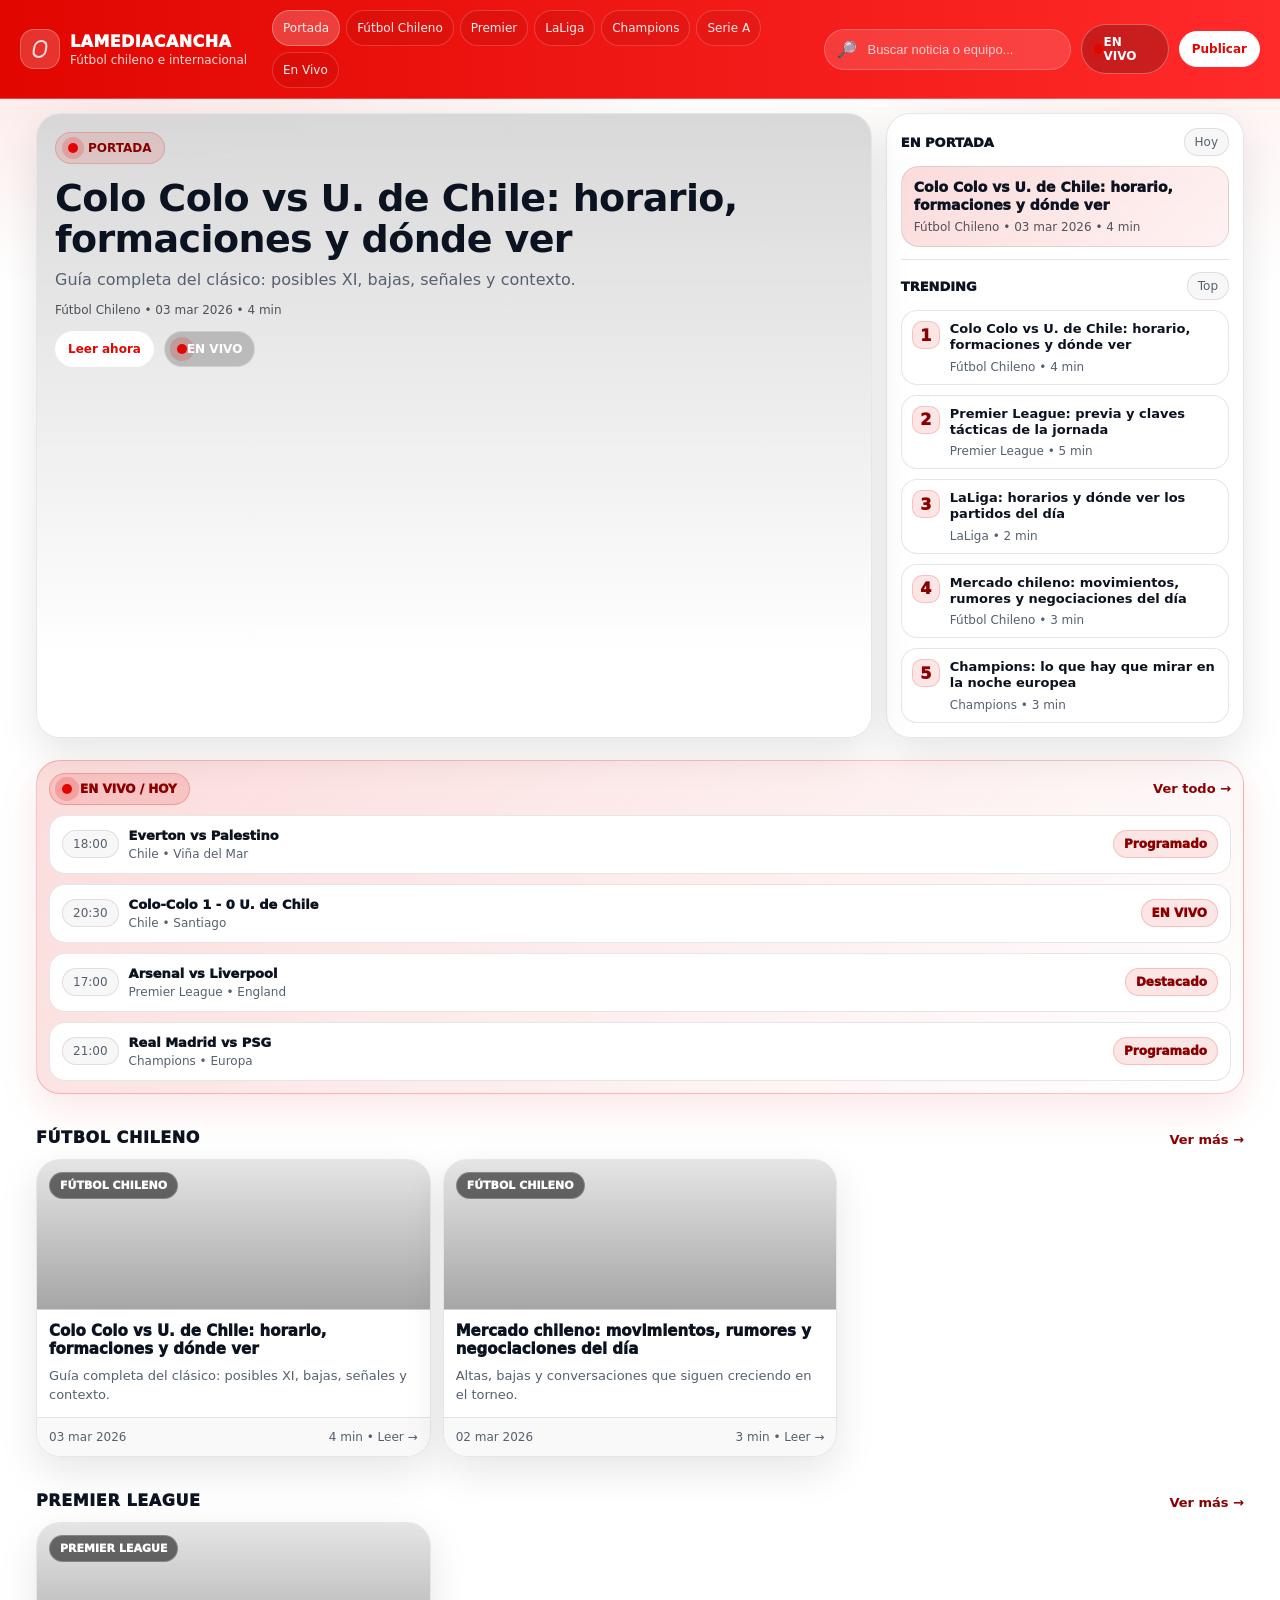
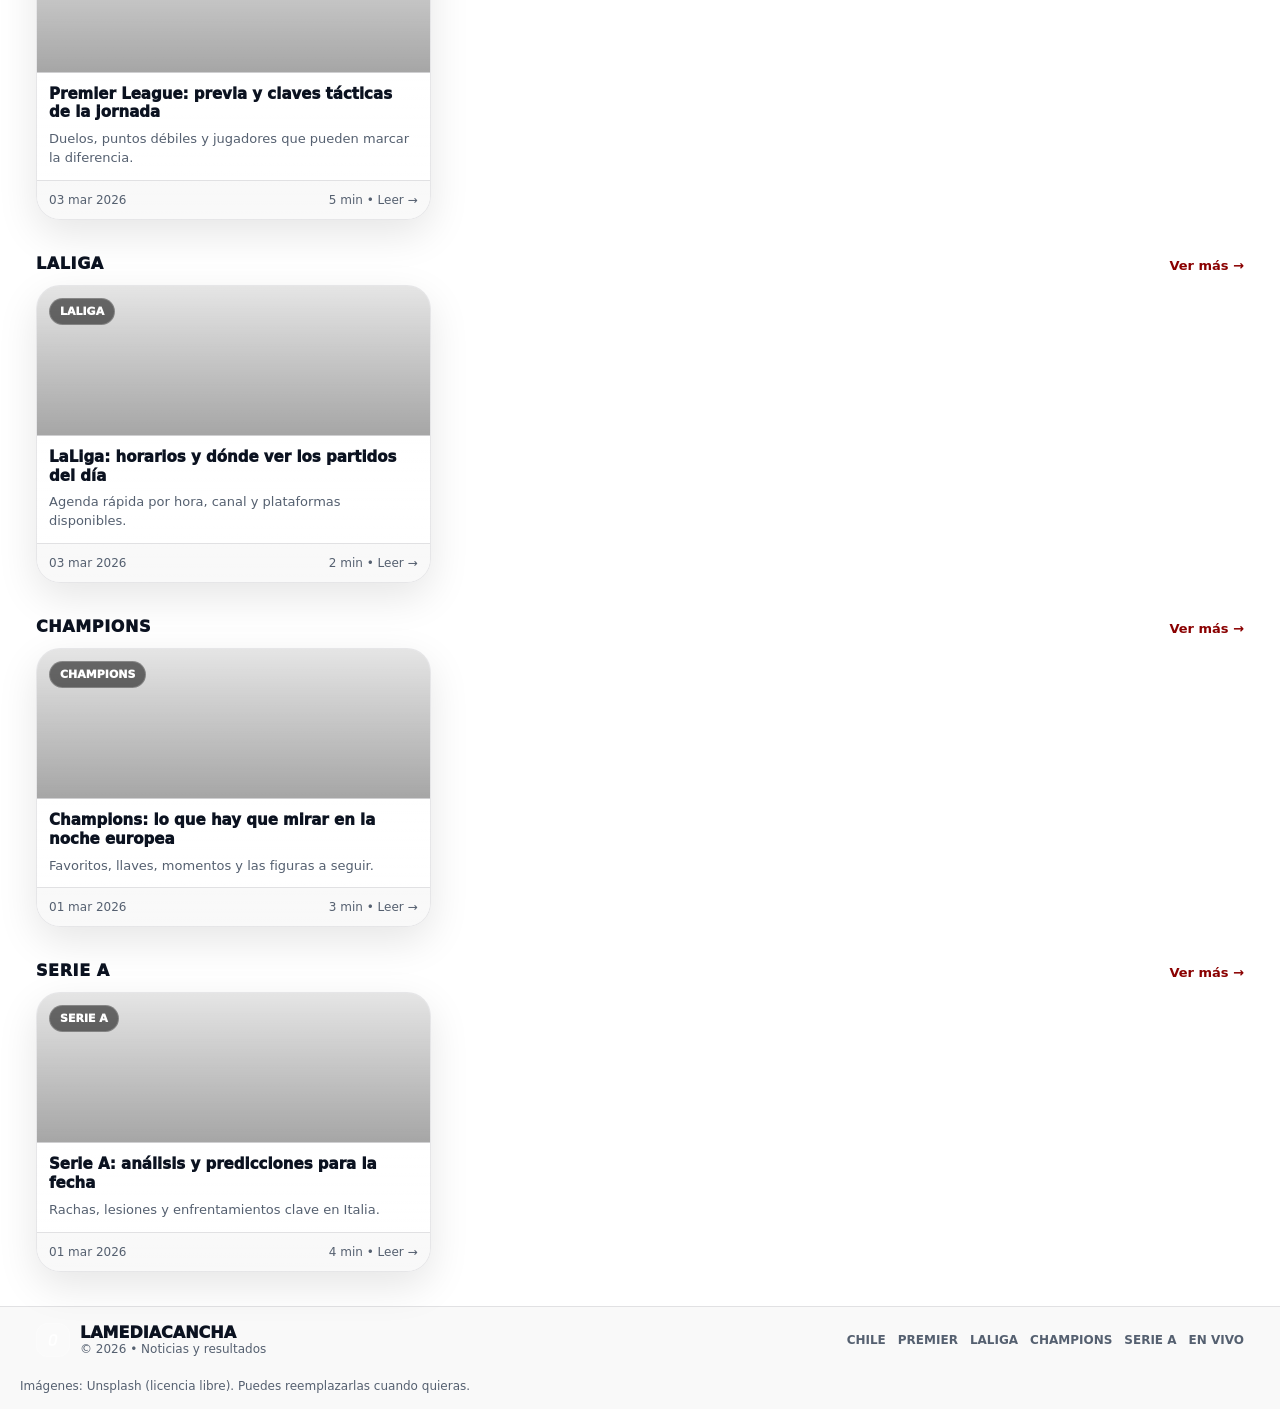
<file: index.html>
<!doctype html>
<html lang="es">
<head>
  <meta charset="utf-8"/>
  <meta name="viewport" content="width=device-width,initial-scale=1"/>
  <title>LaMediaCancha | Fútbol Chileno e Internacional</title>
  <meta name="description" content="Noticias y resultados de fútbol chileno y ligas internacionales."/>
  <meta name="theme-color" content="#e10600"/>
  <link rel="stylesheet" href="assets/styles.css"/>
</head>
<body>
  <script src="https://identity.netlify.com/v1/netlify-identity-widget.js"></script>
  <script>
  if (window.netlifyIdentity) {
    window.netlifyIdentity.on("init", user => {
      if (!user) {
        window.netlifyIdentity.on("login", () => {
          document.location.href = "/admin/";
        });
      }
    });
  }
</script>
  <div id="siteHeader"></div>
  

  <main class="container">
    <section class="hero">
      <div class="hero__grid">
        <article id="heroMain" class="card hero__main" style="--hero-img:url('')">
          <div class="hero__kicker"><span class="pulse" aria-hidden="true"></span> PORTADA</div>
          <h1 id="heroTitle" class="hero__title">—</h1>
          <p id="heroDesc" class="hero__desc">—</p>
          <div id="heroMeta" class="topstory__meta" style="margin-top:10px">—</div>
          <div class="hero__cta">
            <a id="heroBtn" class="btn btn--white" href="#">Leer ahora</a>
            <a class="btn btn--live" href="en-vivo.html"><span class="blink" aria-hidden="true"></span> EN VIVO</a>
          </div>
        </article>

        <aside class="card side">
          <div class="side__head">
            <h2 class="side__title">En portada</h2>
            <span class="pill">Hoy</span>
          </div>
          <div id="topStory" class="topstory"></div>
          <div class="divider"></div>
          <div class="side__head">
            <h2 class="side__title">Trending</h2>
            <span class="pill">Top</span>
          </div>
          <div id="trendingList" class="trending"></div>
        </aside>
      </div>
    </section>

    <section class="section">
      <div class="live">
        <div class="live__head">
          <div class="live__badge"><span class="blink" aria-hidden="true"></span> EN VIVO / HOY</div>
          <a class="link" href="en-vivo.html">Ver todo →</a>
        </div>
        <div id="homeMatchList" class="matches__list"></div>
      </div>
    </section>

    <section class="section">
      <div class="section__head">
        <h2 class="section__title">Fútbol Chileno</h2>
        <a class="link" href="futbol-chileno.html">Ver más →</a>
      </div>
      <div id="gridChile" class="grid grid--3"></div>
    </section>

    <section class="section">
      <div class="section__head">
        <h2 class="section__title">Premier League</h2>
        <a class="link" href="premier-league.html">Ver más →</a>
      </div>
      <div id="gridPremier" class="grid grid--3"></div>
    </section>

    <section class="section">
      <div class="section__head">
        <h2 class="section__title">LaLiga</h2>
        <a class="link" href="la-liga.html">Ver más →</a>
      </div>
      <div id="gridLaLiga" class="grid grid--3"></div>
    </section>

    <section class="section">
      <div class="section__head">
        <h2 class="section__title">Champions</h2>
        <a class="link" href="champions.html">Ver más →</a>
      </div>
      <div id="gridUCL" class="grid grid--3"></div>
    </section>

    <section class="section">
      <div class="section__head">
        <h2 class="section__title">Serie A</h2>
        <a class="link" href="serie-a.html">Ver más →</a>
      </div>
      <div id="gridSerieA" class="grid grid--3"></div>
    </section>
  </main>

  <div id="siteFooter"></div>

  <script src="assets/layout.js"></script>
  <script src="assets/home.js"></script>
</body>
</html>
</file>
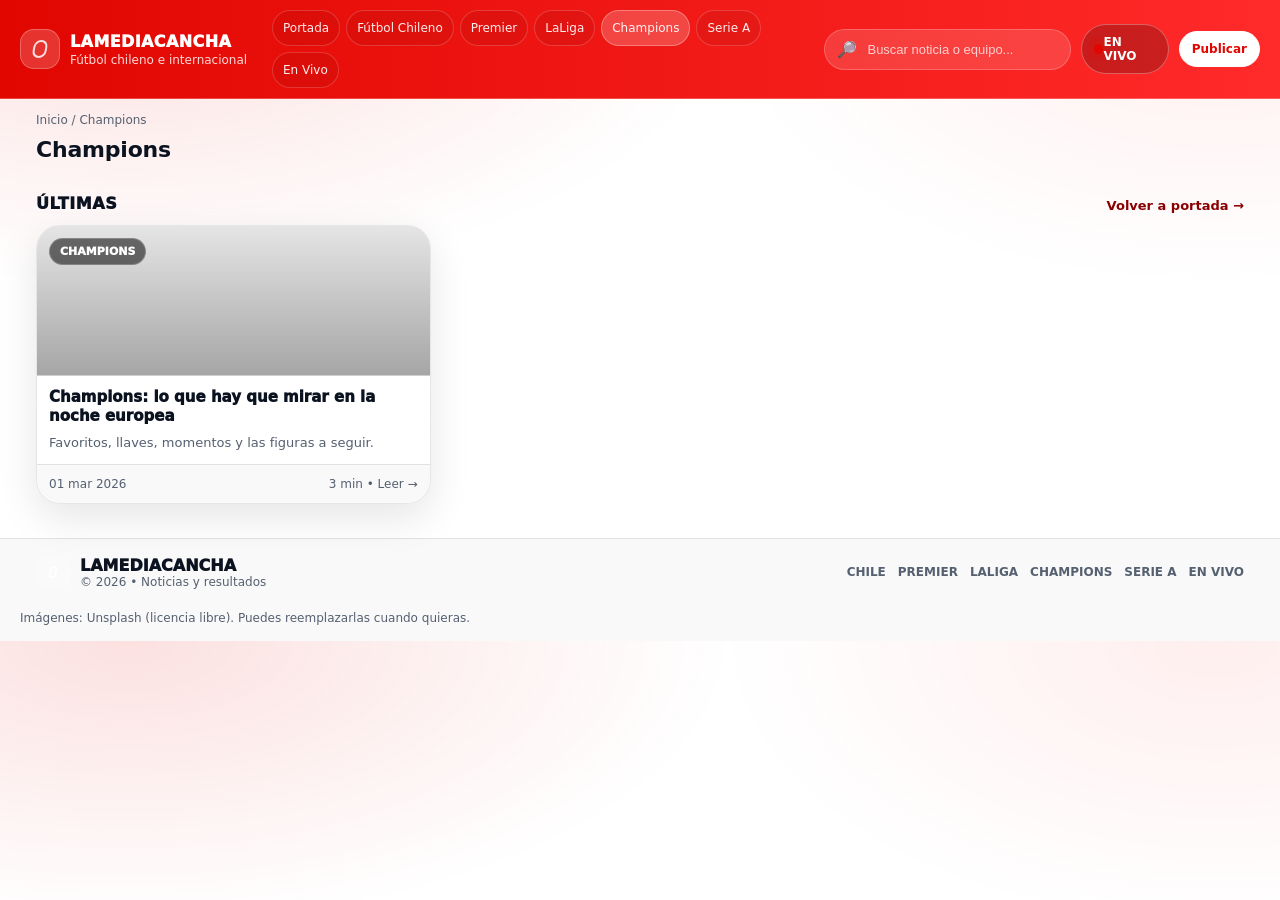
<file: champions.html>
<!doctype html>
<html lang="es">
<head>
  <meta charset="utf-8"/>
  <meta name="viewport" content="width=device-width,initial-scale=1"/>
  <title>LaMediaCancha | Champions</title>
  <meta name="description" content="Noticias y resultados: Champions."/>
  <meta name="theme-color" content="#e10600"/>
  <link rel="stylesheet" href="assets/styles.css"/>
</head>
<body data-league="Champions" data-page="champions.html">
  <div id="siteHeader"></div>

  <main class="container">
    <div class="pagehead">
      <div class="breadcrumb">Inicio / Champions</div>
      <h1 id="pageTitle" class="pagehead__title">Champions</h1>
    </div>

    <section class="section">
      <div class="section__head">
        <h2 class="section__title">Últimas</h2>
        <a class="link" href="index.html">Volver a portada →</a>
      </div>
      <div id="leagueGrid" class="grid grid--3"></div>
    </section>
  </main>

  <div id="siteFooter"></div>

  <script src="assets/layout.js"></script>
  <script src="assets/league.js"></script>
</body>
</html>
</file>
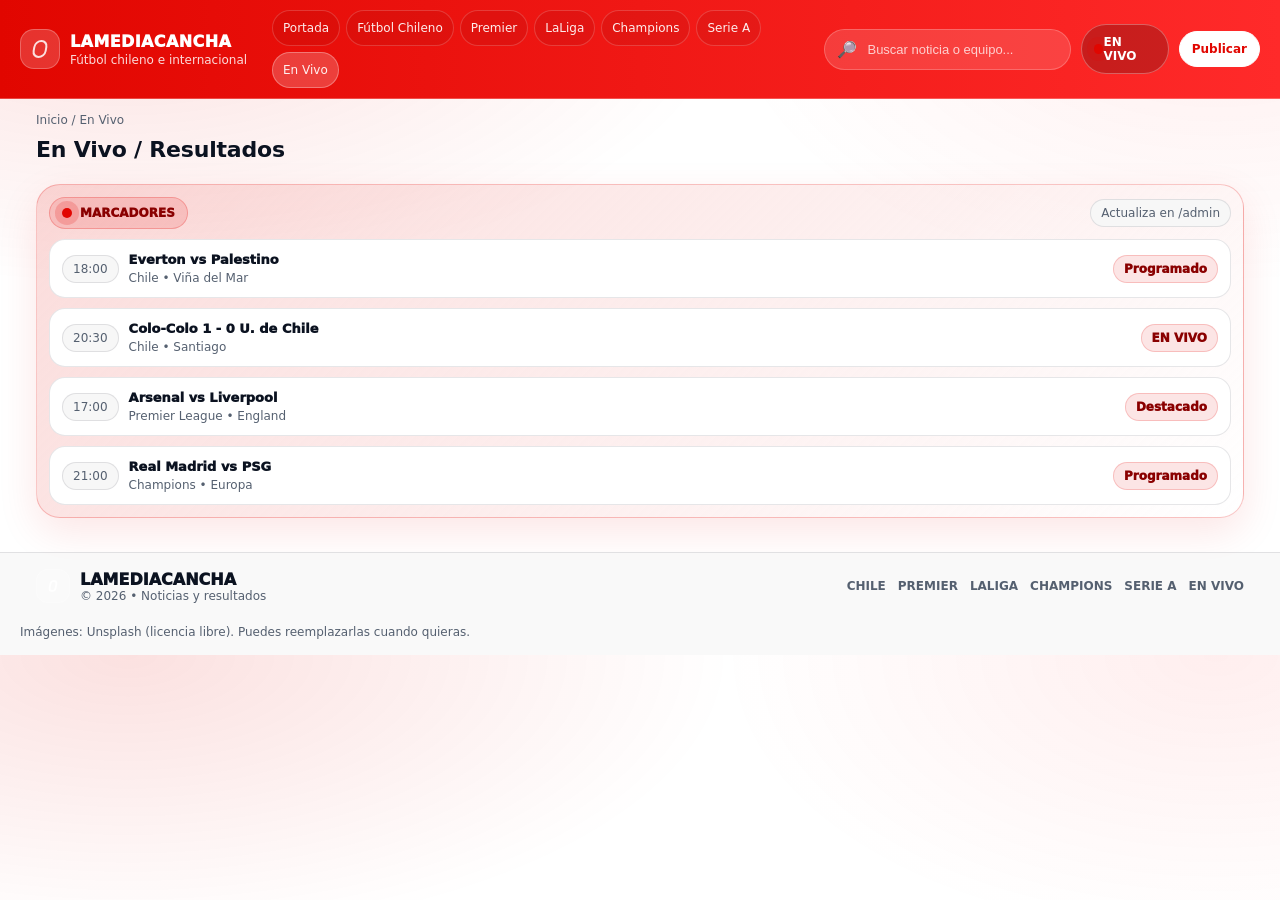
<file: en-vivo.html>
<!doctype html>
<html lang="es">
<head>
  <meta charset="utf-8"/>
  <meta name="viewport" content="width=device-width,initial-scale=1"/>
  <title>LaMediaCancha | En Vivo</title>
  <meta name="description" content="Partidos en vivo, resultados y fixture."/>
  <meta name="theme-color" content="#e10600"/>
  <link rel="stylesheet" href="assets/styles.css"/>
</head>
<body>
  <div id="siteHeader"></div>

  <main class="container">
    <div class="pagehead">
      <div class="breadcrumb">Inicio / En Vivo</div>
      <h1 class="pagehead__title">En Vivo / Resultados</h1>
    </div>

    <section class="section">
      <div class="live">
        <div class="live__head">
          <div class="live__badge"><span class="blink" aria-hidden="true"></span> MARCADORES</div>
          <span class="pill">Actualiza en /admin</span>
        </div>
        <div id="liveList" class="matches__list"></div>
      </div>
    </section>
  </main>

  <div id="siteFooter"></div>

  <script src="assets/layout.js"></script>
  <script src="assets/live.js"></script>
</body>
</html>
</file>
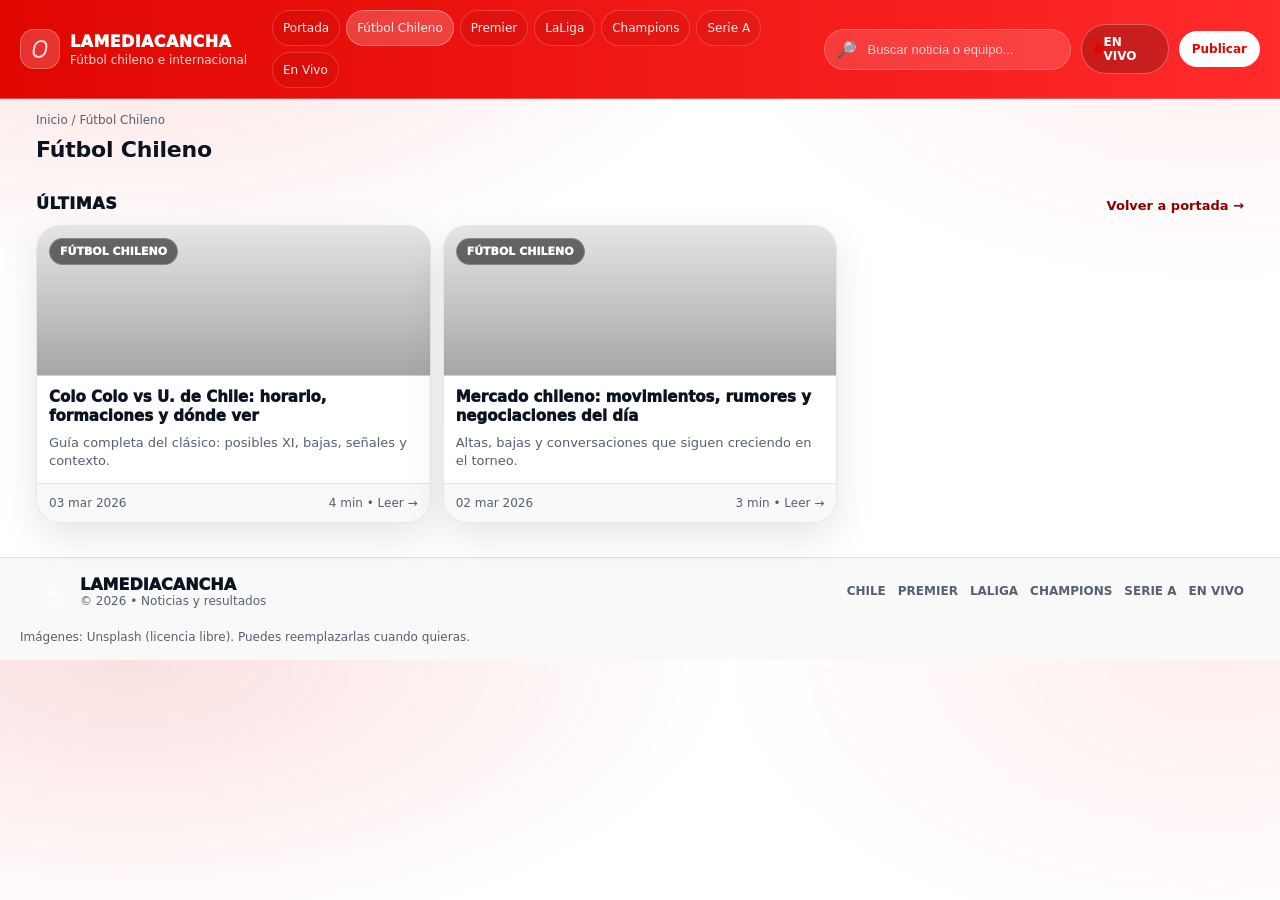
<file: futbol-chileno.html>
<!doctype html>
<html lang="es">
<head>
  <meta charset="utf-8"/>
  <meta name="viewport" content="width=device-width,initial-scale=1"/>
  <title>LaMediaCancha | Fútbol Chileno</title>
  <meta name="description" content="Noticias y resultados: Fútbol Chileno."/>
  <meta name="theme-color" content="#e10600"/>
  <link rel="stylesheet" href="assets/styles.css"/>
</head>
<body data-league="Fútbol Chileno" data-page="futbol-chileno.html">
  <div id="siteHeader"></div>

  <main class="container">
    <div class="pagehead">
      <div class="breadcrumb">Inicio / Fútbol Chileno</div>
      <h1 id="pageTitle" class="pagehead__title">Fútbol Chileno</h1>
    </div>

    <section class="section">
      <div class="section__head">
        <h2 class="section__title">Últimas</h2>
        <a class="link" href="index.html">Volver a portada →</a>
      </div>
      <div id="leagueGrid" class="grid grid--3"></div>
    </section>
  </main>

  <div id="siteFooter"></div>

  <script src="assets/layout.js"></script>
  <script src="assets/league.js"></script>
</body>
</html>
</file>
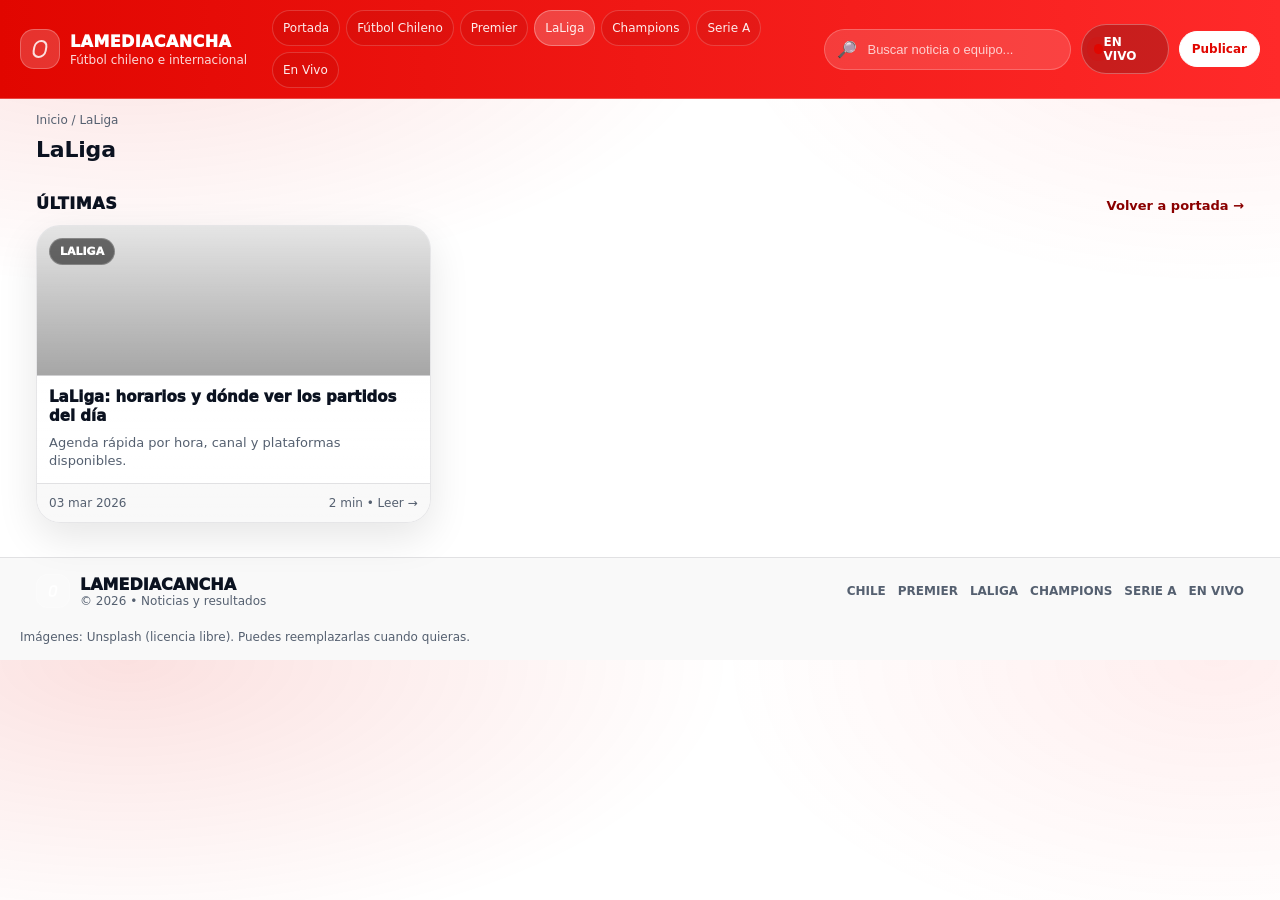
<file: la-liga.html>
<!doctype html>
<html lang="es">
<head>
  <meta charset="utf-8"/>
  <meta name="viewport" content="width=device-width,initial-scale=1"/>
  <title>LaMediaCancha | LaLiga</title>
  <meta name="description" content="Noticias y resultados: LaLiga."/>
  <meta name="theme-color" content="#e10600"/>
  <link rel="stylesheet" href="assets/styles.css"/>
</head>
<body data-league="LaLiga" data-page="la-liga.html">
  <div id="siteHeader"></div>

  <main class="container">
    <div class="pagehead">
      <div class="breadcrumb">Inicio / LaLiga</div>
      <h1 id="pageTitle" class="pagehead__title">LaLiga</h1>
    </div>

    <section class="section">
      <div class="section__head">
        <h2 class="section__title">Últimas</h2>
        <a class="link" href="index.html">Volver a portada →</a>
      </div>
      <div id="leagueGrid" class="grid grid--3"></div>
    </section>
  </main>

  <div id="siteFooter"></div>

  <script src="assets/layout.js"></script>
  <script src="assets/league.js"></script>
</body>
</html>
</file>
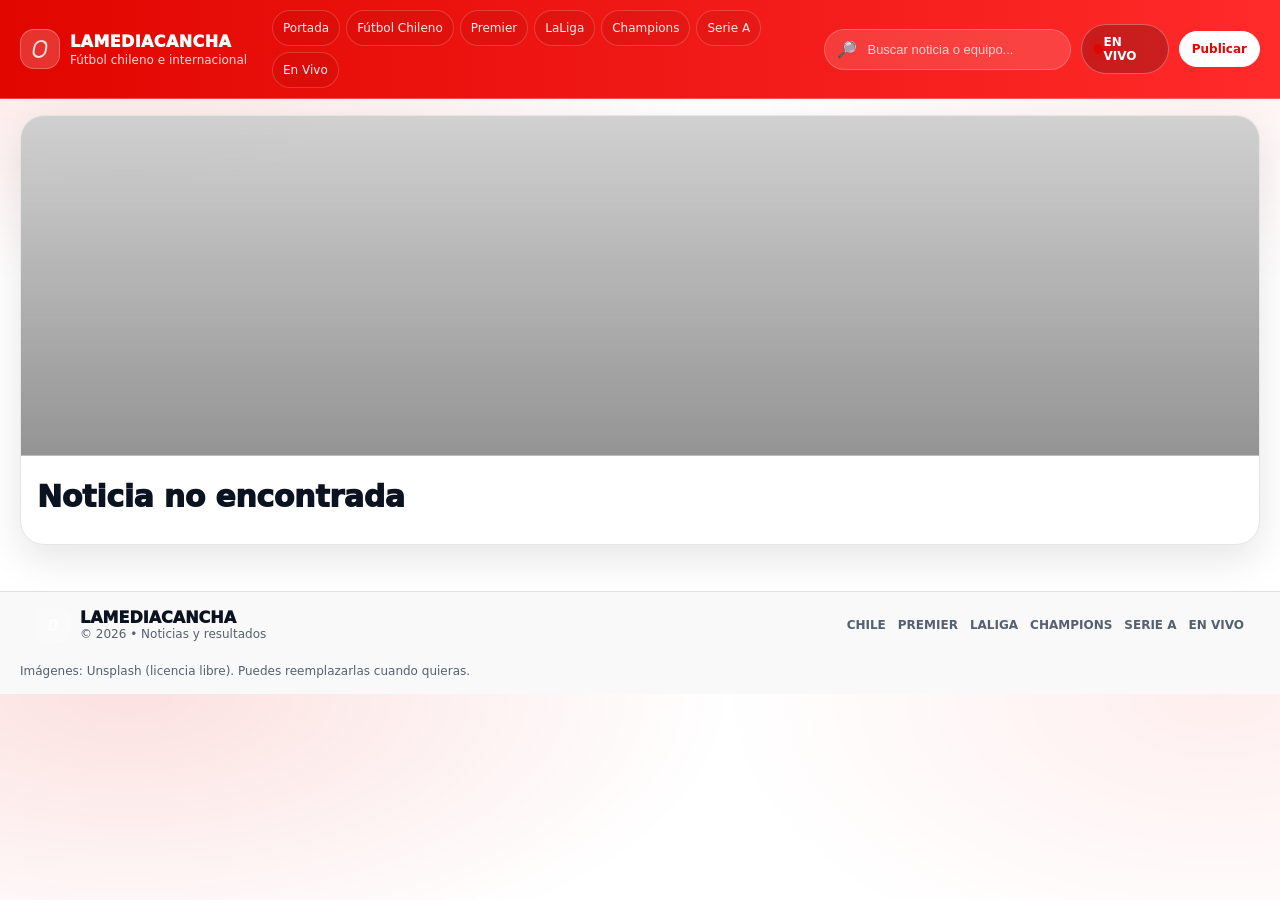
<file: noticia.html>
<!doctype html>
<html lang="es">
<head>
  <meta charset="utf-8"/>
  <meta name="viewport" content="width=device-width,initial-scale=1"/>
  <title>LaMediaCancha | Noticia</title>
  <meta name="theme-color" content="#e10600"/>
  <link rel="stylesheet" href="assets/styles.css"/>
</head>
<body>
  <div id="siteHeader"></div>

  <main class="container" style="padding:16px 0 24px">
    <article class="card">
      <div id="articleCover" class="article__cover"></div>
      <div class="article__body">
        <div id="articleMeta" class="article__meta"></div>
        <h1 id="articleTitle" class="article__title"></h1>
        <p id="articleExcerpt" class="article__excerpt"></p>
        <div id="articleContent" class="article__content"></div>
      </div>
    </article>
  </main>

  <div id="siteFooter"></div>

  <script src="assets/layout.js"></script>
  <script src="assets/article.js"></script>
</body>
</html>
</file>
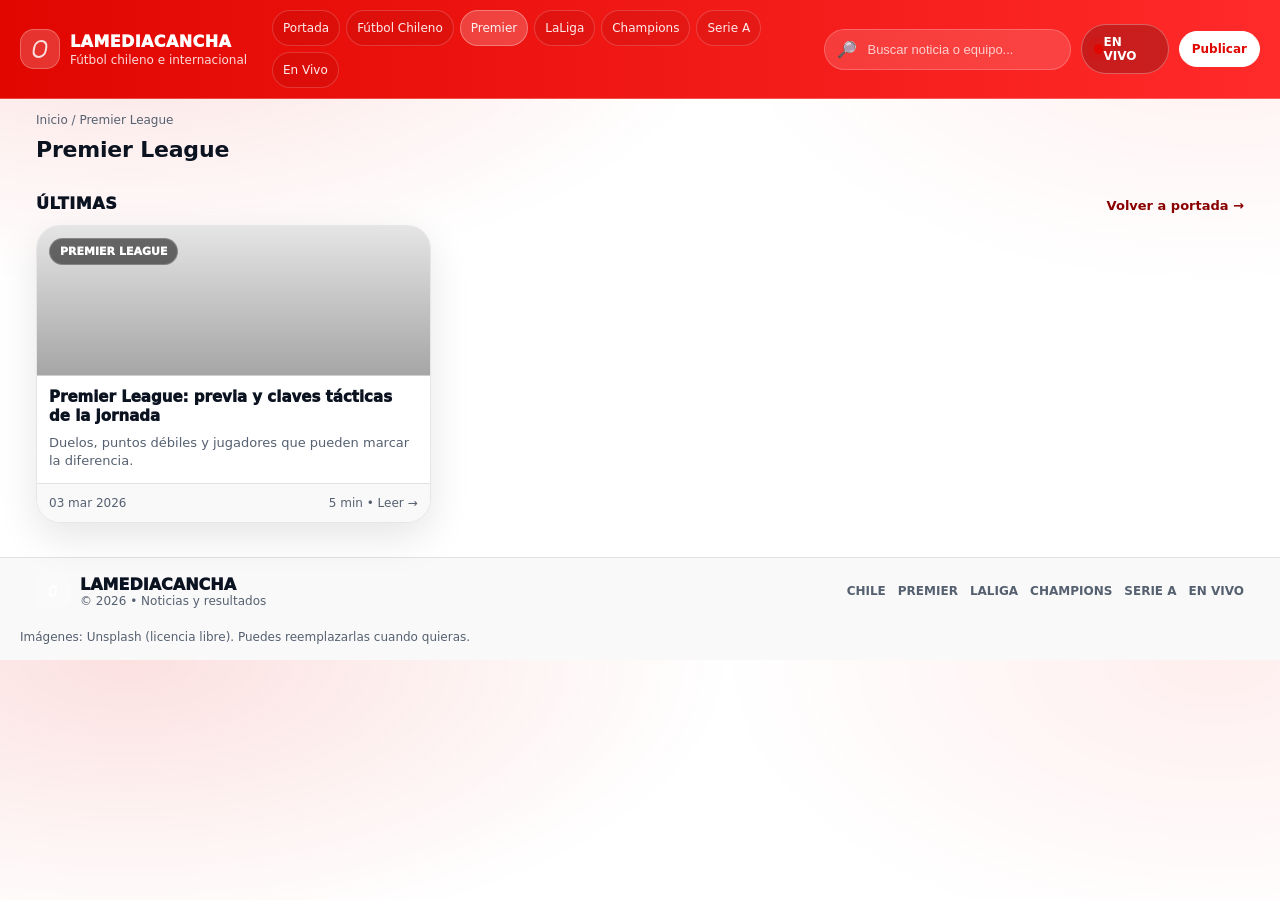
<file: premier-league.html>
<!doctype html>
<html lang="es">
<head>
  <meta charset="utf-8"/>
  <meta name="viewport" content="width=device-width,initial-scale=1"/>
  <title>LaMediaCancha | Premier League</title>
  <meta name="description" content="Noticias y resultados: Premier League."/>
  <meta name="theme-color" content="#e10600"/>
  <link rel="stylesheet" href="assets/styles.css"/>
</head>
<body data-league="Premier League" data-page="premier-league.html">
  <div id="siteHeader"></div>

  <main class="container">
    <div class="pagehead">
      <div class="breadcrumb">Inicio / Premier League</div>
      <h1 id="pageTitle" class="pagehead__title">Premier League</h1>
    </div>

    <section class="section">
      <div class="section__head">
        <h2 class="section__title">Últimas</h2>
        <a class="link" href="index.html">Volver a portada →</a>
      </div>
      <div id="leagueGrid" class="grid grid--3"></div>
    </section>
  </main>

  <div id="siteFooter"></div>

  <script src="assets/layout.js"></script>
  <script src="assets/league.js"></script>
</body>
</html>
</file>
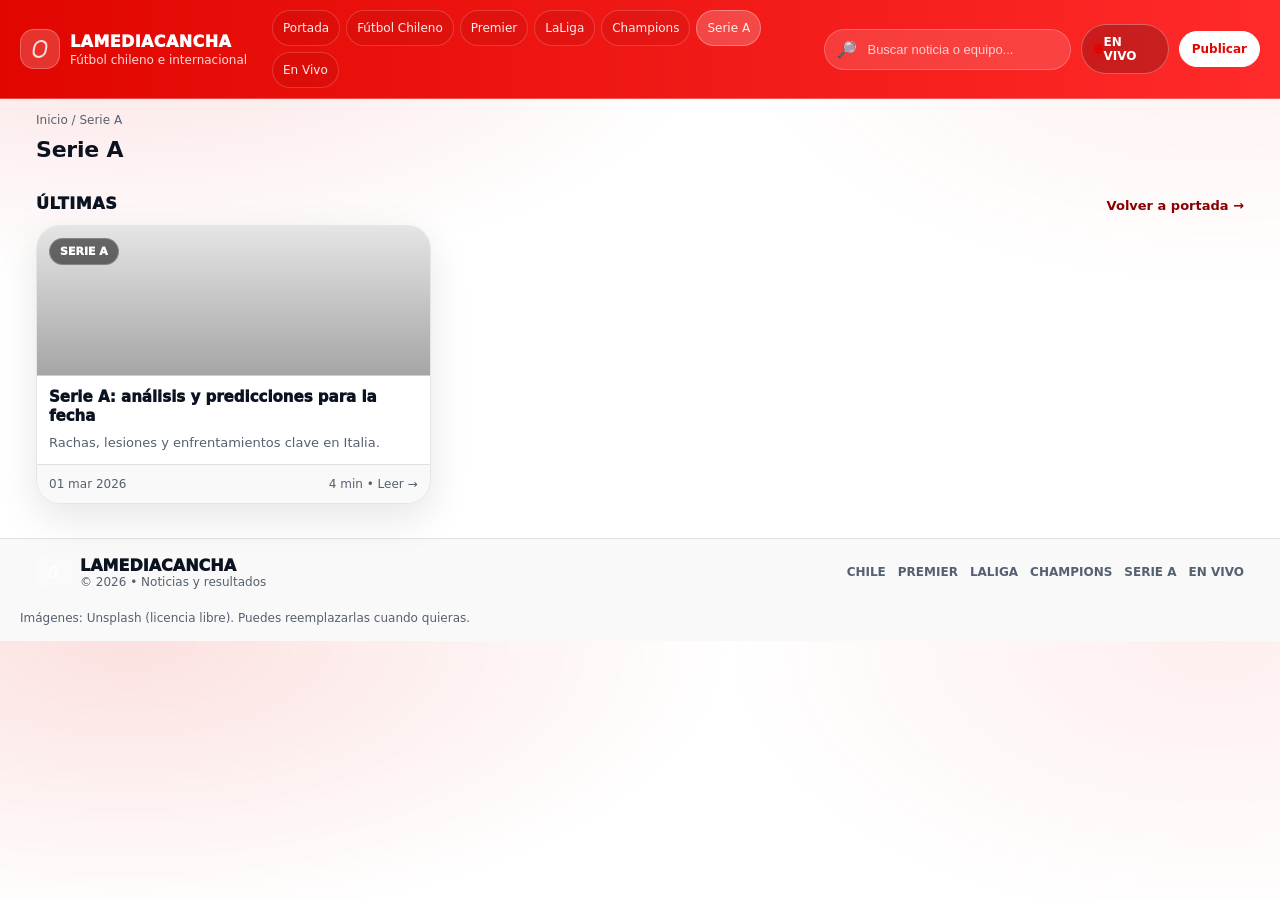
<file: serie-a.html>
<!doctype html>
<html lang="es">
<head>
  <meta charset="utf-8"/>
  <meta name="viewport" content="width=device-width,initial-scale=1"/>
  <title>LaMediaCancha | Serie A</title>
  <meta name="description" content="Noticias y resultados: Serie A."/>
  <meta name="theme-color" content="#e10600"/>
  <link rel="stylesheet" href="assets/styles.css"/>
</head>
<body data-league="Serie A" data-page="serie-a.html">
  <div id="siteHeader"></div>

  <main class="container">
    <div class="pagehead">
      <div class="breadcrumb">Inicio / Serie A</div>
      <h1 id="pageTitle" class="pagehead__title">Serie A</h1>
    </div>

    <section class="section">
      <div class="section__head">
        <h2 class="section__title">Últimas</h2>
        <a class="link" href="index.html">Volver a portada →</a>
      </div>
      <div id="leagueGrid" class="grid grid--3"></div>
    </section>
  </main>

  <div id="siteFooter"></div>

  <script src="assets/layout.js"></script>
  <script src="assets/league.js"></script>
</body>
</html>
</file>
<file: assets/styles.css>
:root{
  --red:#e10600; --red2:#ff2a2a;
  --ink:#0b1220; --muted:#556070;
  --bg:#fff; --line:rgba(11,18,32,.10);
  --panel:#fff; --panel2:#f7f7f7;
  --shadow:0 14px 40px rgba(0,0,0,.10);
  --r:18px; --r2:24px; --max:1240px;
  --font: ui-sans-serif,system-ui,-apple-system,Segoe UI,Roboto,Inter,Arial,"Noto Sans",sans-serif;
}
*{box-sizing:border-box}
body{
  margin:0; font-family:var(--font); color:var(--ink);
  background:
    radial-gradient(1100px 520px at 10% 0%, rgba(225,6,0,.12), transparent 55%),
    radial-gradient(900px 520px at 95% 0%, rgba(255,42,42,.08), transparent 55%),
    var(--bg);
}
a{color:inherit;text-decoration:none}
.container{max-width:var(--max);margin:0 auto;padding:0 16px}

.topbar{position:sticky;top:0;z-index:50;background:linear-gradient(90deg,var(--red),var(--red2));border-bottom:1px solid rgba(255,255,255,.25)}
.topbar__inner{display:flex;align-items:center;justify-content:space-between;gap:12px;padding:10px 0}

.brand{display:flex;align-items:center;gap:10px;min-width:240px}
.brand__mark{width:40px;height:40px;border-radius:14px;background:rgba(255,255,255,.18);border:1px solid rgba(255,255,255,.25);position:relative}
.brand__mark:after{content:"";position:absolute;inset:10px 12px;border-radius:10px;border:2px solid rgba(255,255,255,.85);transform:skewX(-10deg)}
.brand__name{font-weight:950;letter-spacing:.4px;color:#fff;text-transform:uppercase}
.brand__tag{font-size:12px;color:rgba(255,255,255,.85);margin-top:2px}

.nav{display:flex;align-items:center;gap:6px;flex-wrap:wrap}
.nav__link{padding:10px 10px;border-radius:999px;font-size:12px;color:rgba(255,255,255,.92);border:1px solid rgba(255,255,255,.18);background:rgba(0,0,0,.05);transition:.15s ease}
.nav__link:hover{background:rgba(255,255,255,.16)}
.nav__link.is-active{background:rgba(255,255,255,.20);border-color:rgba(255,255,255,.30)}

.topbar__actions{display:flex;align-items:center;gap:10px}
.search{display:flex;align-items:center;gap:8px;padding:10px 12px;border-radius:999px;border:1px solid rgba(255,255,255,.22);background:rgba(255,255,255,.14);width:260px}
.search__input{width:100%;border:0;outline:none;background:transparent;font-size:13px;color:#fff}
.search__input::placeholder{color:rgba(255,255,255,.75)}
.btn{display:inline-flex;align-items:center;justify-content:center;border-radius:999px;padding:10px 12px;font-size:12px;border:1px solid rgba(255,255,255,.22);background:rgba(255,255,255,.14);color:#fff;cursor:pointer;transition:.15s ease}
.btn:hover{transform:translateY(-1px);box-shadow:0 10px 22px rgba(0,0,0,.12)}
.btn--white{background:#fff;color:var(--red);border-color:#fff;font-weight:900}
.btn--live{background:rgba(0,0,0,.20);border-color:rgba(255,255,255,.30);font-weight:900}
.hamburger{display:none}

.mobile{display:none;padding:10px 0 14px;border-top:1px solid rgba(255,255,255,.22)}
.mobile a{display:block;padding:12px 12px;border-radius:14px;color:rgba(255,255,255,.95)}
.mobile a:hover{background:rgba(255,255,255,.14)}
.mobile.is-show{display:block}

.card{background:linear-gradient(180deg, rgba(255,255,255,.94), rgba(255,255,255,.82));border:1px solid var(--line);border-radius:var(--r2);box-shadow:var(--shadow);overflow:hidden}
.hero{padding:14px 0 10px}
.hero__grid{display:grid;grid-template-columns:1.4fr .6fr;gap:14px}
.hero__main{padding:18px;min-height:360px;position:relative}
.hero__main:before{content:"";position:absolute;inset:0;background:linear-gradient(180deg, rgba(0,0,0,.15), rgba(255,255,255,.90)), var(--hero-img);background-size:cover;background-position:center;transform:scale(1.02);filter:saturate(1.05) contrast(1.05)}
.hero__main>*{position:relative;z-index:1}
.hero__kicker{display:inline-flex;align-items:center;gap:10px;border-radius:999px;padding:8px 12px;background:rgba(225,6,0,.10);border:1px solid rgba(225,6,0,.18);font-size:12px;color:#8a0000;width:max-content;font-weight:800}
.pulse{width:10px;height:10px;border-radius:999px;background:var(--red);box-shadow:0 0 0 6px rgba(225,6,0,.18)}
.hero__title{margin:14px 0 8px;font-size:38px;line-height:1.08;letter-spacing:-.6px}
.hero__desc{margin:0;color:var(--muted);max-width:70ch;line-height:1.55}
.hero__cta{margin-top:14px;display:flex;gap:10px;flex-wrap:wrap}

.side{padding:14px}
.side__head{display:flex;align-items:center;justify-content:space-between}
.side__title{margin:0;font-size:13px;font-weight:950;text-transform:uppercase}
.pill{font-size:12px;padding:6px 10px;border-radius:999px;border:1px solid var(--line);background:var(--panel2);color:var(--muted)}
.divider{height:1px;background:var(--line);margin:12px 0}
.topstory{margin-top:10px;border-radius:18px;border:1px solid var(--line);padding:12px;background:linear-gradient(135deg, rgba(225,6,0,.14), rgba(255,42,42,.06))}
.topstory__title{margin:0;font-size:14px;font-weight:950;line-height:1.25}
.topstory__meta{margin-top:6px;font-size:12px;color:rgba(11,18,32,.70)}
.trending{display:grid;gap:10px;margin-top:10px}
.trend{display:flex;gap:10px;align-items:flex-start;padding:10px;border-radius:16px;border:1px solid var(--line);background:var(--panel);transition:.15s ease}
.trend:hover{transform:translateY(-1px);background:rgba(225,6,0,.03)}
.trend__n{width:28px;height:28px;border-radius:10px;display:flex;align-items:center;justify-content:center;background:rgba(225,6,0,.10);border:1px solid rgba(225,6,0,.16);color:#8a0000;font-weight:950;flex:0 0 auto}
.trend__title{margin:0;font-size:13px;line-height:1.25;font-weight:900}
.trend__meta{margin-top:6px;font-size:12px;color:var(--muted)}

.section{padding:12px 0}
.section__head{display:flex;align-items:flex-end;justify-content:space-between;gap:12px;margin:10px 0 12px}
.section__title{margin:0;font-size:16px;font-weight:950;text-transform:uppercase;letter-spacing:.6px}
.link{font-size:13px;color:#8a0000;font-weight:900}
.link:hover{text-decoration:underline}
.grid{display:grid;gap:12px}
.grid--3{grid-template-columns:repeat(3,1fr)}

.news{display:flex;flex-direction:column;min-height:270px;cursor:pointer}
.news__cover{height:150px;border-bottom:1px solid var(--line);background-size:cover;background-position:center}
.news__label{display:inline-flex;margin:12px;font-size:11px;font-weight:950;text-transform:uppercase;color:#fff;padding:6px 10px;border-radius:999px;background:rgba(0,0,0,.55);border:1px solid rgba(255,255,255,.22)}
.news__body{padding:12px}
.news__title{margin:0 0 8px;font-size:15px;line-height:1.25;font-weight:950}
.news__excerpt{margin:0;font-size:13px;color:var(--muted);line-height:1.45}
.news__foot{margin-top:auto;padding:12px;border-top:1px solid var(--line);display:flex;align-items:center;justify-content:space-between;font-size:12px;color:var(--muted);background:rgba(247,247,247,.70)}

.live{padding:12px;border-radius:var(--r2);border:1px solid rgba(225,6,0,.22);background:linear-gradient(135deg, rgba(225,6,0,.14), rgba(255,255,255,.70));box-shadow:0 14px 40px rgba(225,6,0,.10)}
.live__head{display:flex;align-items:center;justify-content:space-between}
.live__badge{display:inline-flex;align-items:center;gap:8px;padding:8px 12px;border-radius:999px;background:rgba(225,6,0,.12);border:1px solid rgba(225,6,0,.22);font-weight:950;color:#8a0000;text-transform:uppercase;font-size:12px}
.blink{width:10px;height:10px;border-radius:999px;background:var(--red);box-shadow:0 0 0 7px rgba(225,6,0,.18);animation:blink 1.2s infinite}
@keyframes blink{0%,100%{opacity:1}50%{opacity:.35}}
.matches__list{display:grid;gap:10px;margin-top:10px}
.match{display:flex;align-items:center;justify-content:space-between;gap:12px;border:1px solid var(--line);background:var(--panel);border-radius:16px;padding:12px}
.match__left{display:flex;gap:10px;align-items:center}
.chip{padding:6px 10px;border-radius:999px;font-size:12px;border:1px solid var(--line);background:var(--panel2);color:var(--muted)}
.match__title{margin:0;font-size:13px;font-weight:950}
.match__meta{margin-top:4px;font-size:12px;color:var(--muted)}
.status{padding:6px 10px;border-radius:999px;font-size:12px;border:1px solid rgba(225,6,0,.18);background:rgba(225,6,0,.10);color:#8a0000;font-weight:950}

.pagehead{padding:14px 0 10px}
.pagehead__title{margin:10px 0 0;font-size:22px;letter-spacing:-.2px}
.breadcrumb{font-size:12px;color:var(--muted)}

.footer{margin-top:22px;border-top:1px solid var(--line);background:rgba(247,247,247,.75);padding:16px 0 0}
.footer__inner{display:flex;align-items:center;justify-content:space-between;gap:12px;padding-bottom:12px}
.footer__links{display:flex;gap:12px;flex-wrap:wrap}
.footer__links a{font-size:12px;color:var(--muted);font-weight:900;text-transform:uppercase}
.footer__links a:hover{color:var(--ink)}
.footer__fine{padding:10px 0 16px;font-size:12px;color:var(--muted)}

.article__cover{height:340px;background:linear-gradient(180deg, rgba(0,0,0,.18), rgba(0,0,0,.42));background-size:cover;background-position:center;border-bottom:1px solid var(--line)}
.article__body{padding:16px}
.article__meta{font-size:12px;color:var(--muted);margin-bottom:8px}
.article__title{margin:0 0 10px;font-size:30px;font-weight:950;letter-spacing:-.3px;line-height:1.12}
.article__excerpt{margin:0 0 14px;color:var(--muted);line-height:1.55}
.article__content{line-height:1.72}
.article__content p{margin:0 0 12px}

@media (max-width:1040px){.hero__grid{grid-template-columns:1fr}}
@media (max-width:740px){
  .nav{display:none}.hamburger{display:inline-flex}.search{display:none}.grid--3{grid-template-columns:1fr}.hero__title{font-size:30px}
}
</file>
